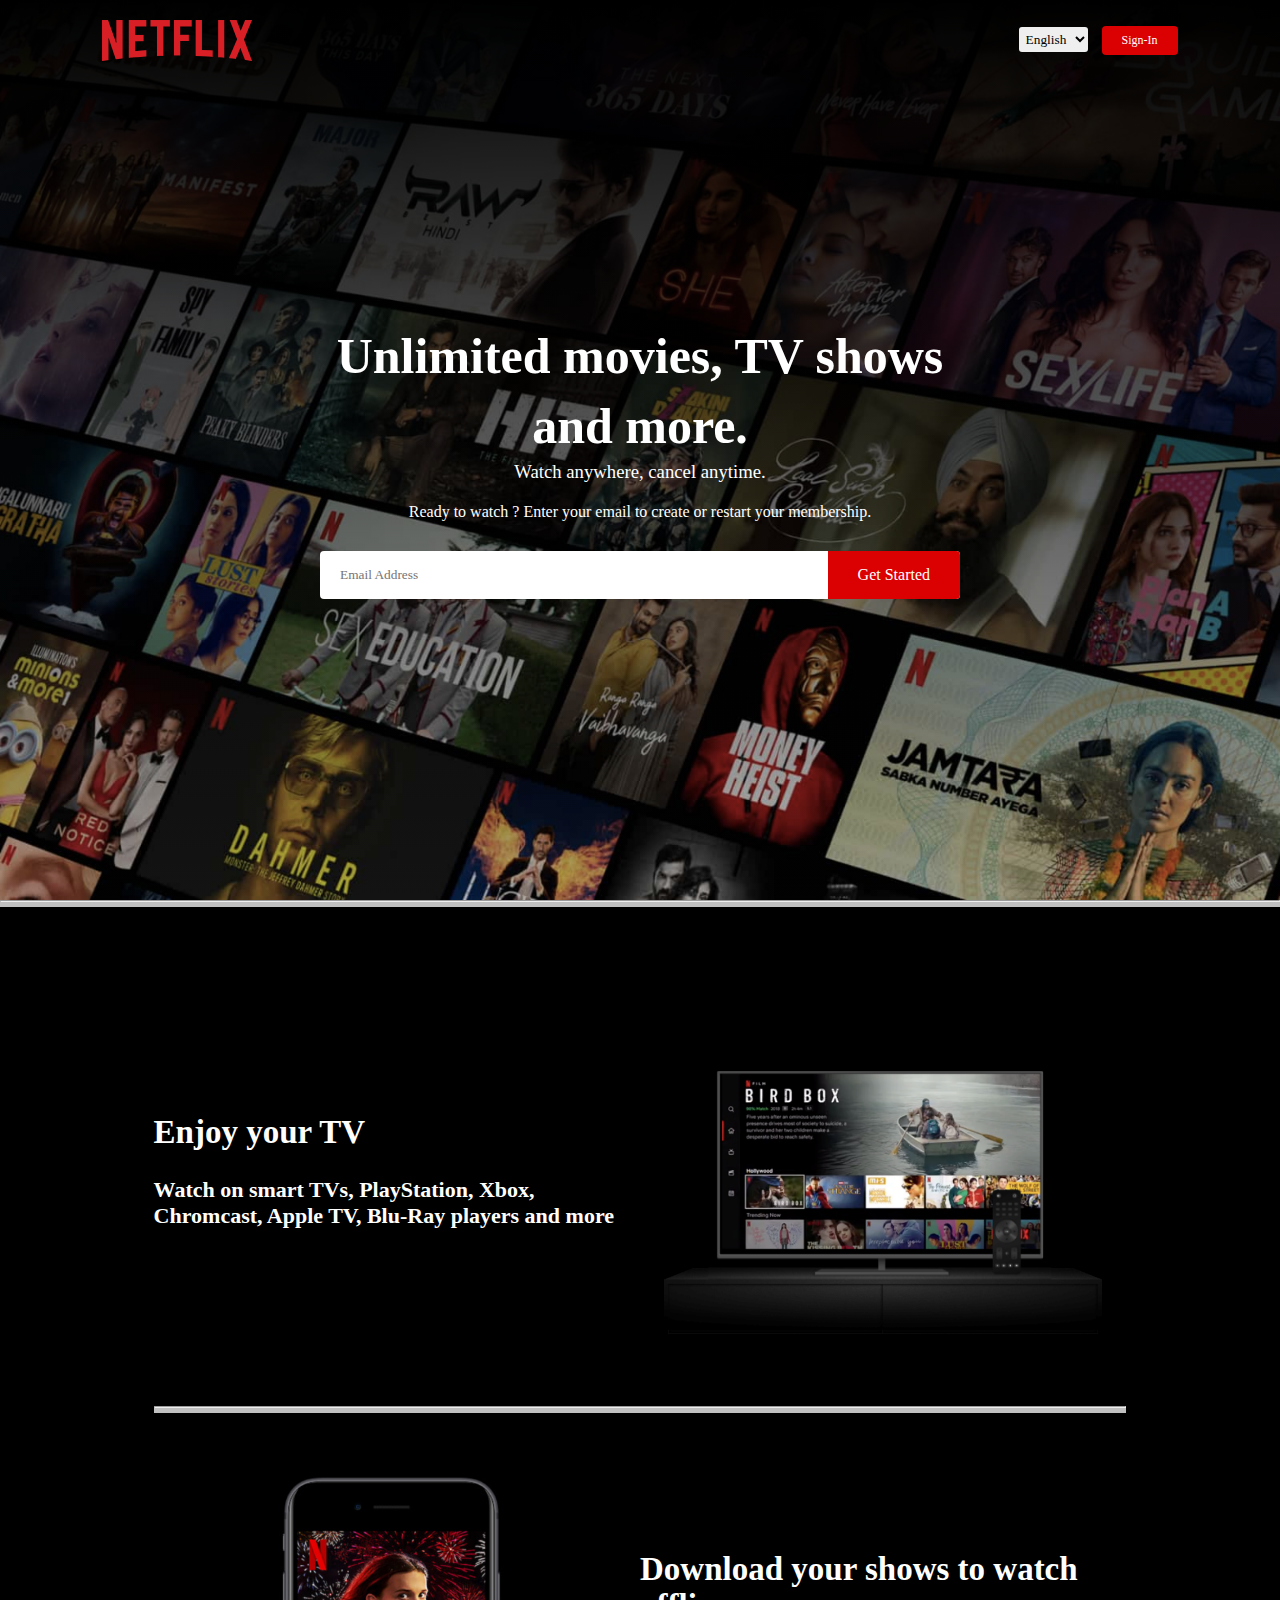
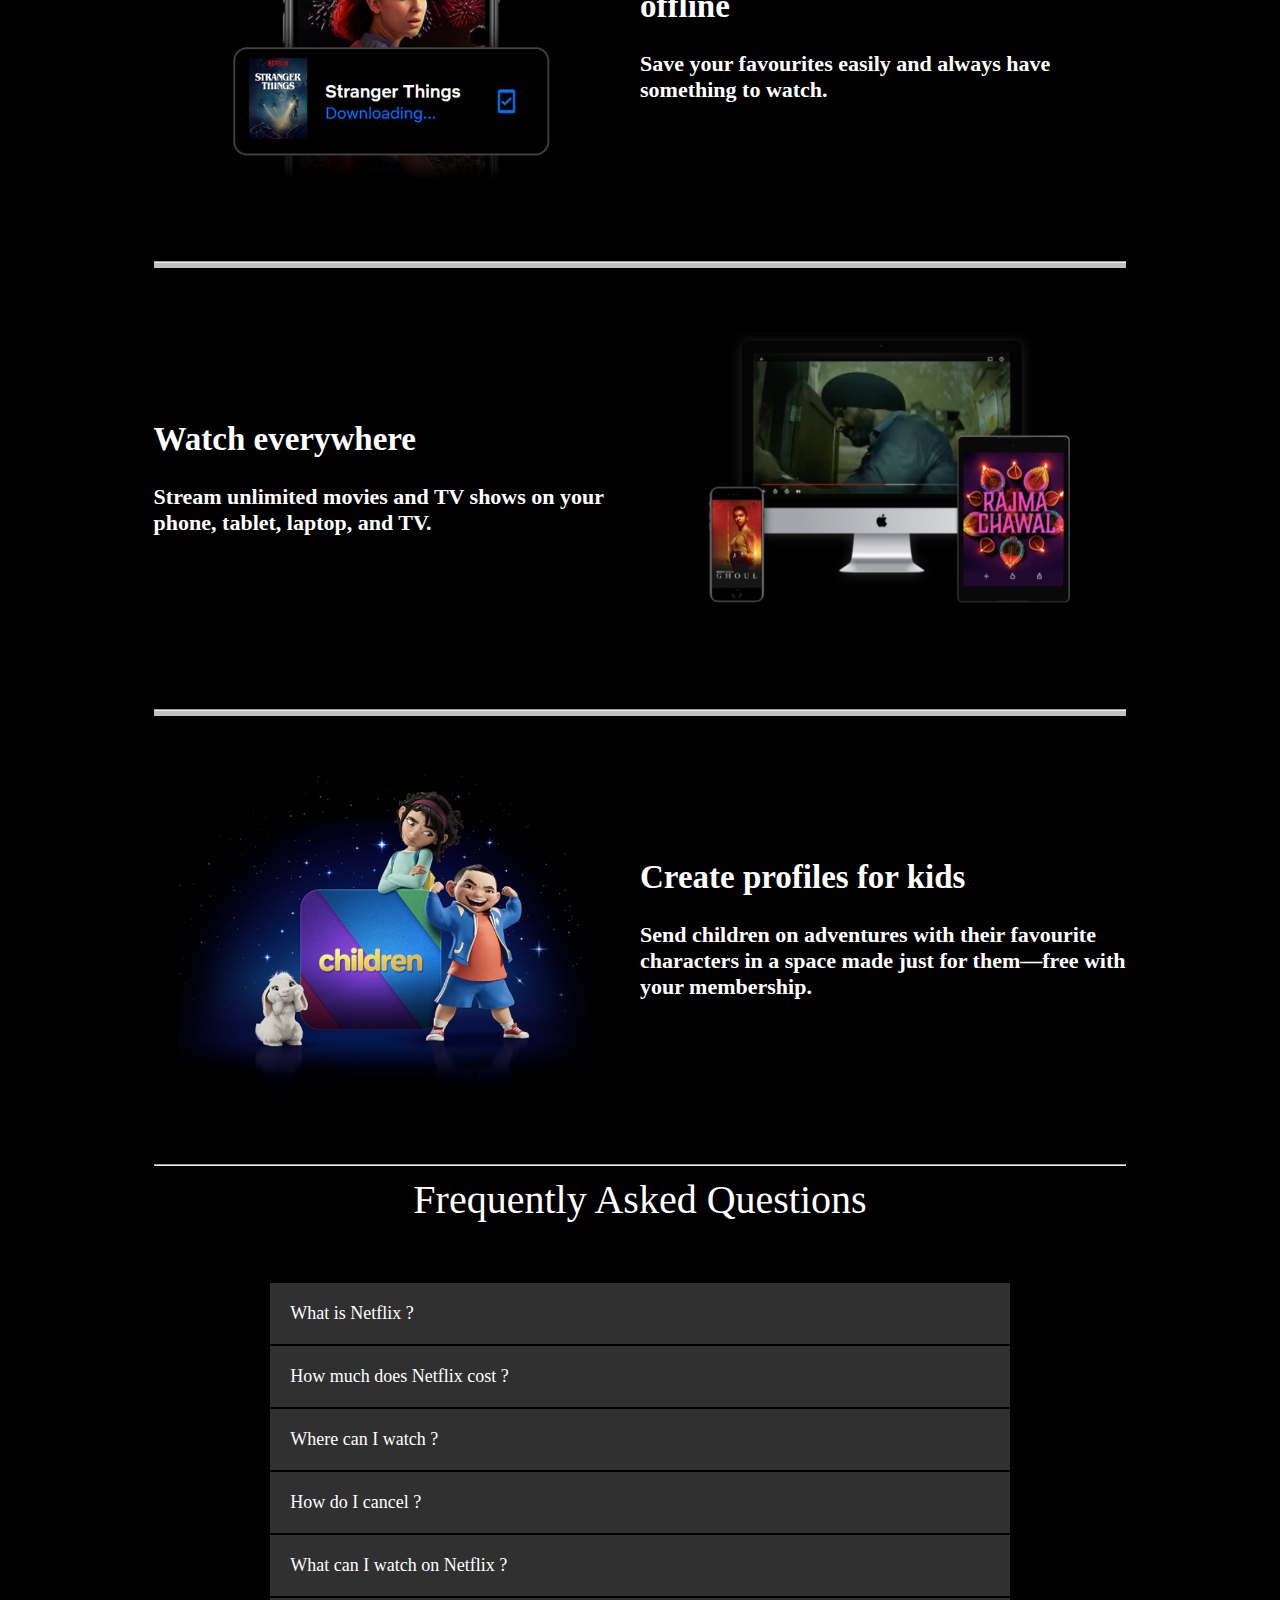
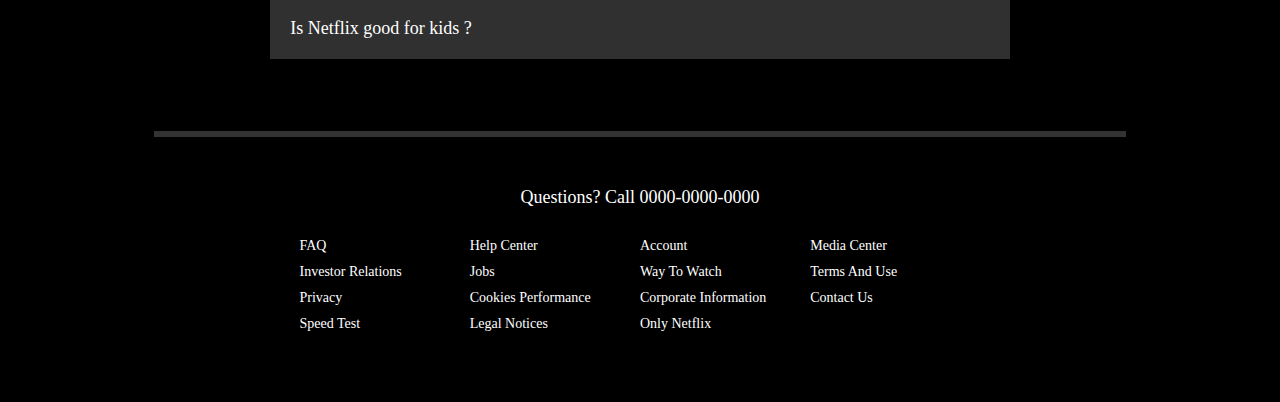
<file: index.html>
<!DOCTYPE html>
<html lang="en">
<head>
    <meta charset="UTF-8">
    <meta name="viewport" content="width=device-width, initial-scale=1.0">
    <title>Netflix India Watch TV Shows</title>
    <link rel="stylesheet" href="Netflix.css">
</head>
<body>
    <div class="header">
        <nav>
            <img src="logo.png" class="logo">
            <div>
                 <select class="language-button">
                    <option>English</option>
                     <option>Hindi</option>
                     <option>Marathi</option>
                     <option>French</option>
                     <option>Chinese</option>
                     <option>Japnese</option>
                 </select> 
                <button class="button1">Sign-In</button>
            </div>
        </nav>
         
        <div class="header-content">
            <h1>Unlimited movies, TV shows and more.</h1>
            <h3>Watch anywhere, cancel anytime.</h3>
            <p>Ready to watch ? Enter your email to create or restart your membership.</p>

            <form class="email-signup">
                <input type="email" placeholder="Email Address" required>
                <button type="submit">Get Started</button>
            </form>
        </div>
    </div> <hr>

    <!--Features of main body-->
     
    <div class="feature1">

        <div class="row1">
            <div class="text-col1">
                <h2><b>Enjoy your TV</b></h2> <br>
                <h4>Watch on smart TVs, PlayStation, Xbox, Chromcast, Apple TV, Blu-Ray players and more</h4>
            </div>
            <div class="img-col1">
                <img src="feature-1.png">
            </div>
        </div> <hr>

        <div class="row2">
            <div class="img-col2">
                <img src="feature-2.png">
            </div>
            <div class="text-col1">
                <h2><b>Download your shows to watch offline</b></h2> <br>
                <h4>Save your favourites easily and always have something to watch.</h4>
            </div>
        </div> <hr>

        <div class="row3">
            <div class="text-col1">
                <h2><b>Watch everywhere</b></h2> <br>
                <h4>Stream unlimited movies and TV shows on your phone, tablet, laptop, and TV.</h4>
            </div>
            <div class="img-col3">
                <img src="feature-3.png">
            </div>
        </div> <hr>

        <div class="row4">
            <div class="img-col4">
                <img src="feature-4.png">
            </div>
            <div class="text-col1">
                <h2><b>Create profiles for kids</b></h2> <br>
                <h4>Send children on adventures with their favourite characters in a space made just for them—free with your membership.</h4>
            </div>
        </div> <hr>

        <!--FAQ Section-->
        <div class="faq">
           <h2>Frequently Asked Questions</h2>
           <ul class="accordion">
              <li>
                 <input type="radio" name="accordion" id="second">
                 <label for="second">What is Netflix ? </label>
                 <div class="content">
                    <p>
                        Netflix is a streaming service that offers a wide variety of award-winning TV shows, movies, anime, documentaries and more on thousands of internet-connected devices.

                        You can watch as much as you want, whenever you want, without a single ad all for one low monthly price. There's always something new to discover, and new TV shows and movies are added every week!   
                    </p>
                 </div>
              </li>

              <li>
                 <input type="radio" name="accordion" id="third">
                 <label for="third">How much does Netflix cost ?</label>
                  <div class="content">
                    <p>
                        Watch Netflix on your smartphone, tablet, Smart TV, laptop, or streaming device, all for one fixed monthly fee. Plans range from ₹149 to ₹649 a month. No extra costs, no contracts.
                    </p>
                  </div>
              </li>


              <li>
                <input type="radio" name="accordion" id="fourth">
                <label for="fourth">Where can I watch ?</label>
                 <div class="content">
                   <p>
                    Watch anywhere, anytime. Sign in with your Netflix account to watch instantly on the web at netflix.com from your personal computer or on any internet-connected device that offers the Netflix app, including smart TVs, smartphones, tablets, streaming media players and game consoles.

                    You can also download your favourite shows with the iOS, Android, or Windows 10 app. Use downloads to watch while you're on the go and without an internet connection. Take Netflix with you anywhere.
                   </p>
                 </div>
             </li>  
             
             <li>
                <input type="radio" name="accordion" id="fifth">
                <label for="fifth">How do I cancel ?</label>
                 <div class="content">
                   <p>
                    Netflix is flexible. There are no annoying contracts and no commitments. You can easily cancel your account online in two clicks. There are no cancellation fees – start or stop your account anytime.
                   </p>
                 </div>
             </li>               

             <li>
                <input type="radio" name="accordion" id="sixth">
                <label for="sixth">What can I watch on Netflix ?</label>
                 <div class="content">
                   <p>
                    Netflix has an extensive library of feature films, documentaries, TV shows, anime, award-winning Netflix originals, and more. Watch as much as you want, anytime you want.
                   </p>
                 </div>
             </li>     
             
             <li>
                <input type="radio" name="accordion" id="seventh">
                <label for="seventh">Is Netflix good for kids ?</label>
                 <div class="content">
                   <p>
                    The Netflix Kids experience is included in your membership to give parents control while kids enjoy family-friendly TV shows and films in their own space.

                    Kids profiles come with PIN-protected parental controls that let you restrict the maturity rating of content kids can watch and block specific titles you don’t want kids to see.
                   </p>
                 </div>
             </li>                  
           </ul>
        </div>

        <!--Footer-->  
        <div class="footer">
            <h2>Questions? Call 0000-0000-0000</h2>
            <div class="row">
              <div class="col">
                <a href="#">FAQ</a>
                <a href="#">Investor Relations</a>
                <a href="#">Privacy</a>
                <a href="#">Speed Test</a>
              </div>
              <div class="col">
                <a href="#">Help Center</a>
                <a href="#">Jobs</a>
                <a href="#">Cookies Performance</a>
                <a href="#">Legal Notices</a>
              </div>
              <div class="col">
                <a href="#">Account</a>
                <a href="#">Way To Watch</a>
                <a href="#">Corporate Information</a>
                <a href="#">Only Netflix</a>
              </div>
              <div class="col">
                <a href="#">Media Center</a>
                <a href="#">Terms And Use</a>
                <a href="#">Contact Us</a>
              </div>
            </div>
          </div>
    </div>
</body>
</html>
</file>
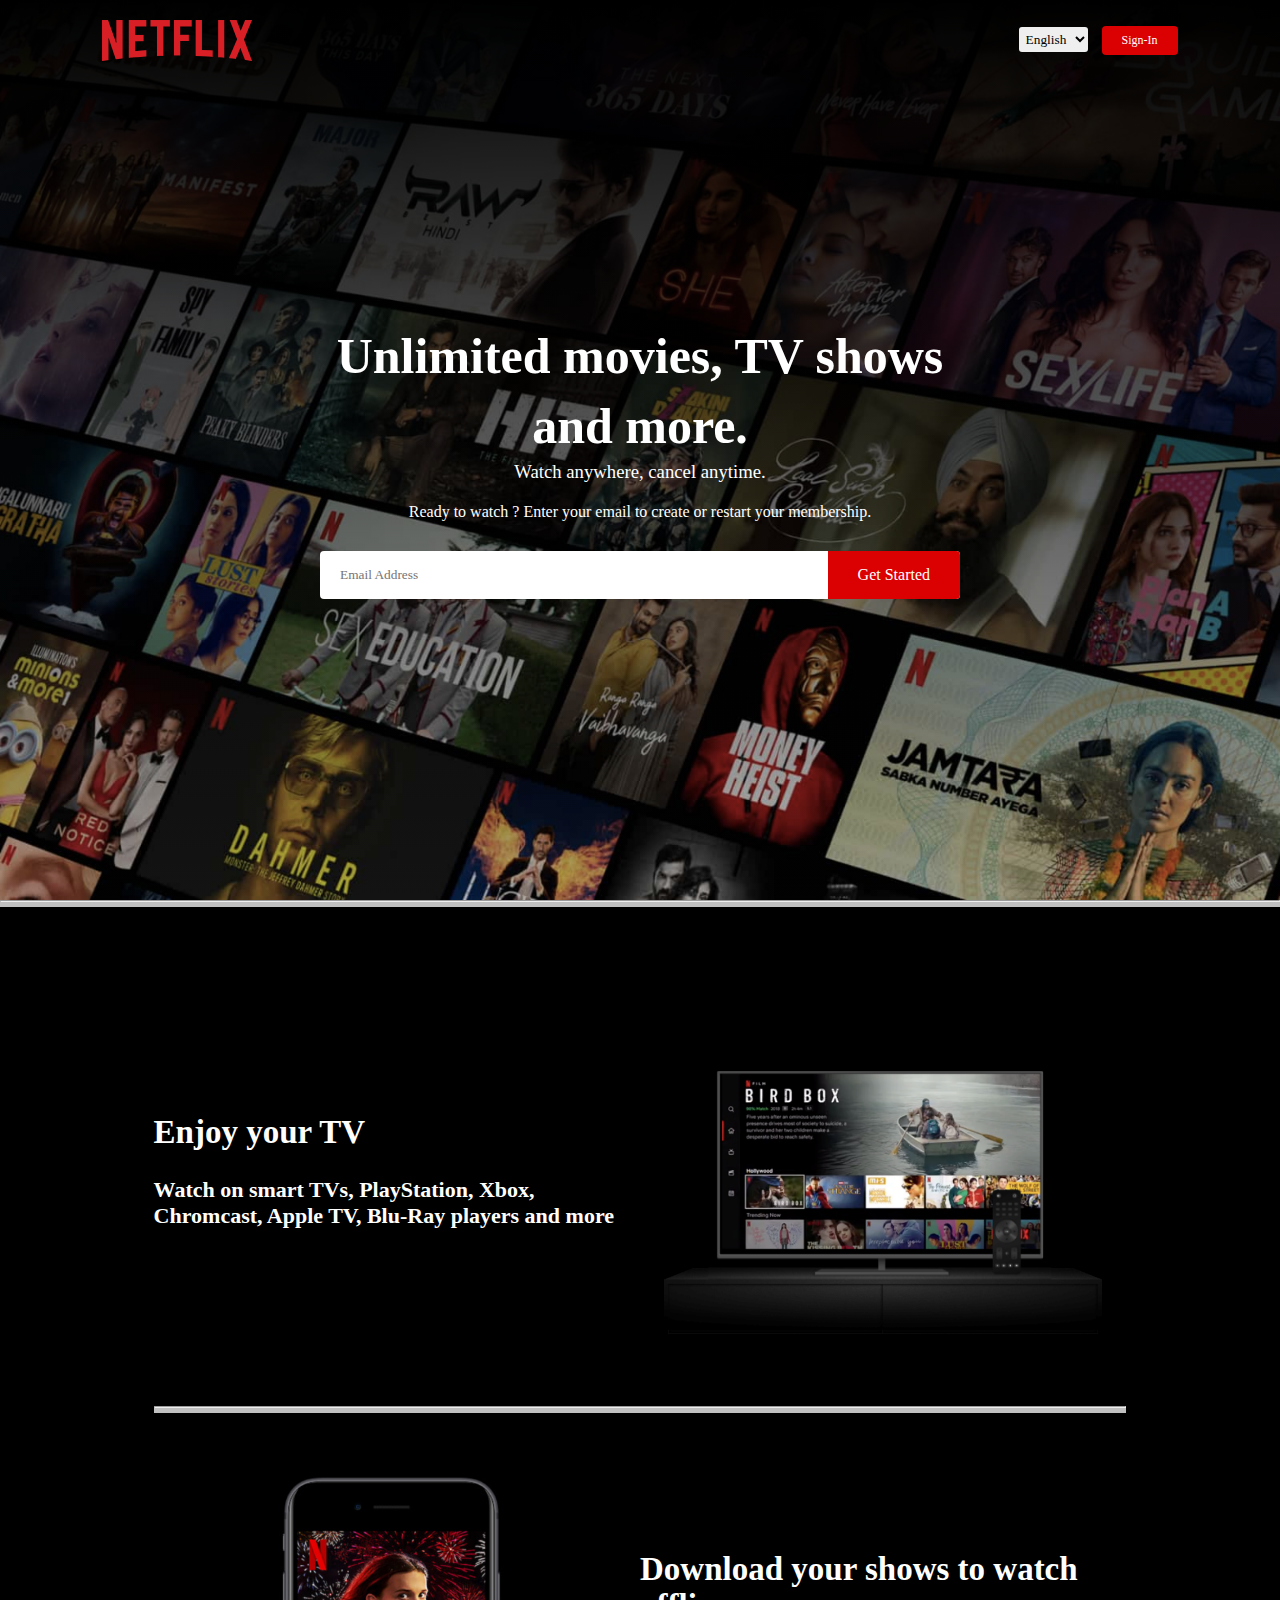
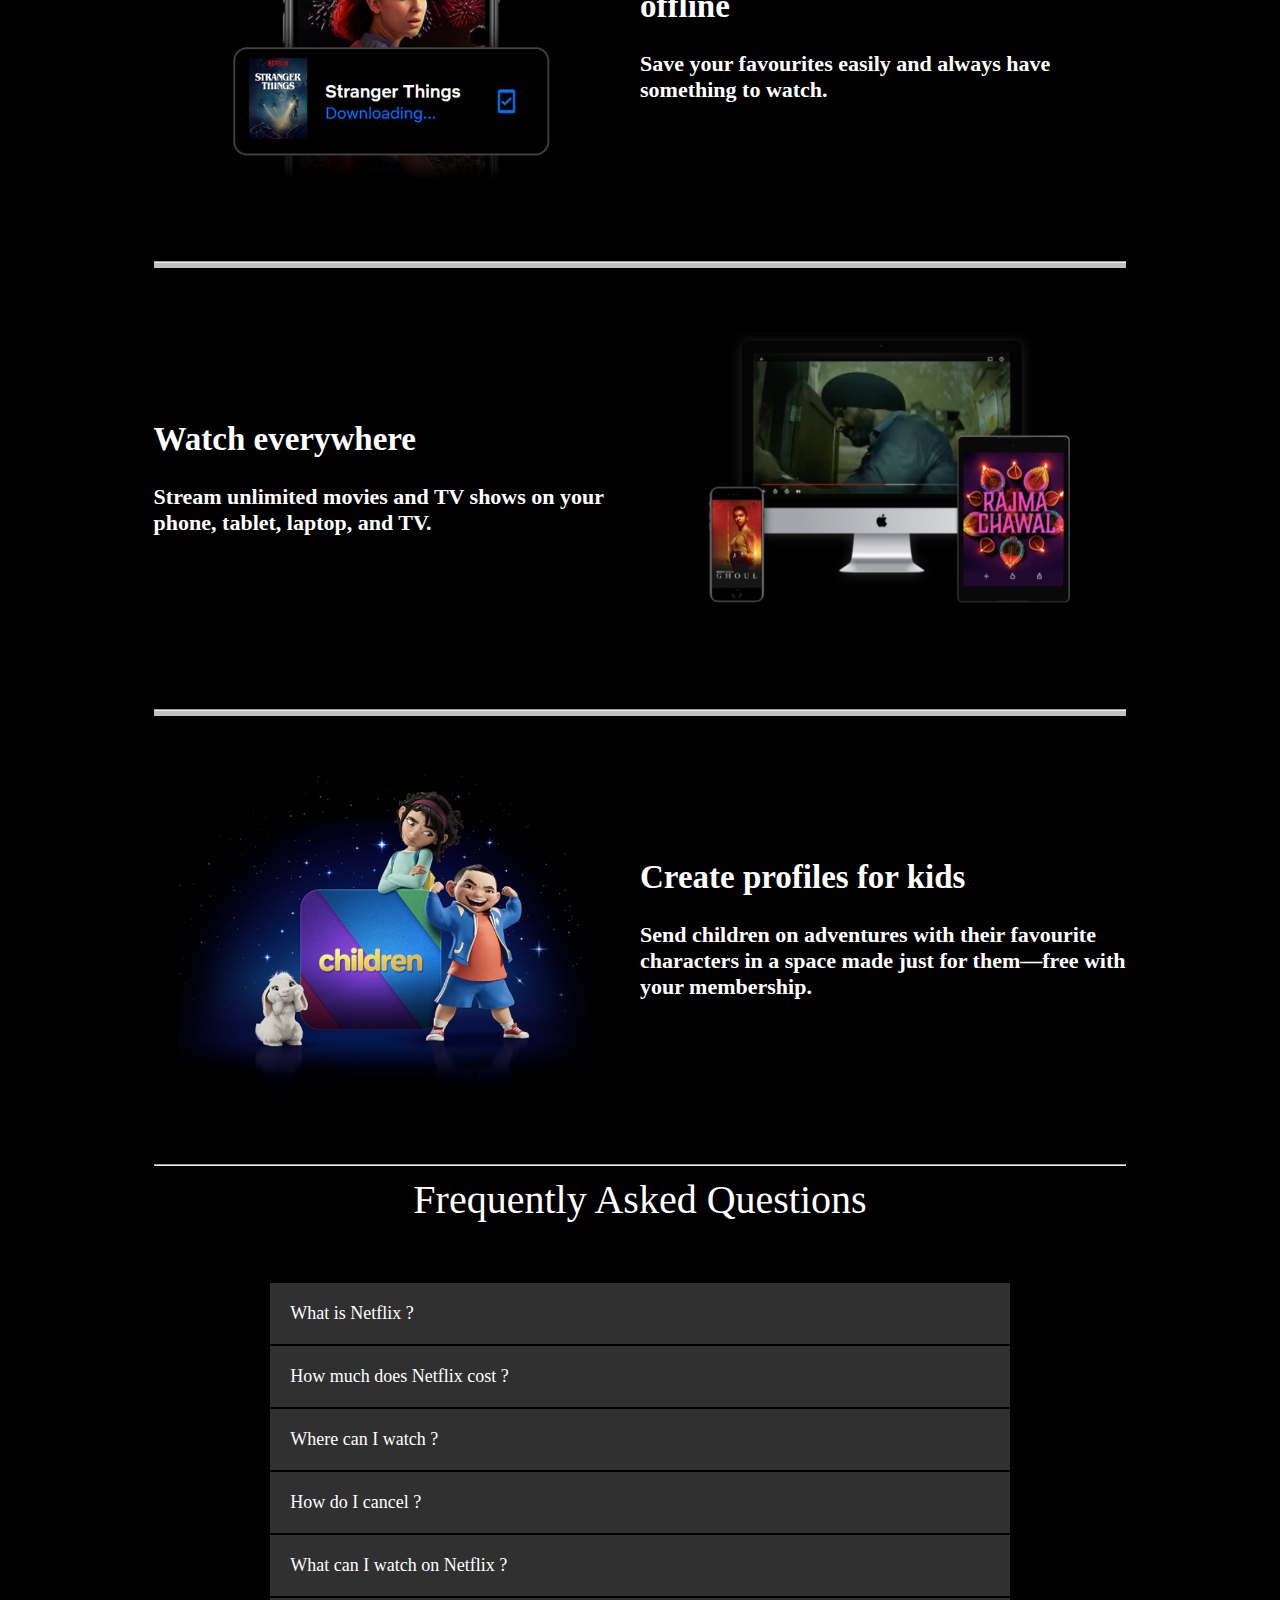
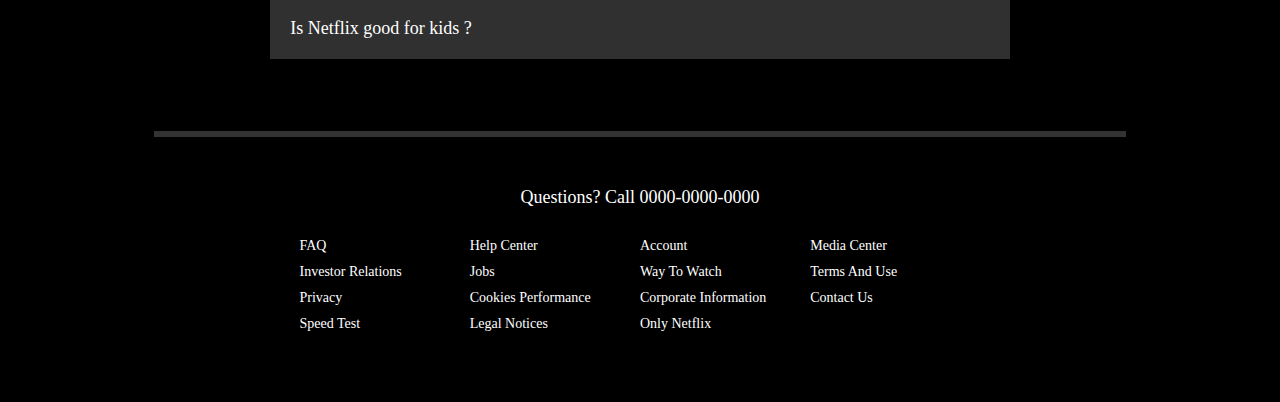
<file: Netflix.html>
<!DOCTYPE html>
<html lang="en">
<head>
    <meta charset="UTF-8">
    <meta name="viewport" content="width=device-width, initial-scale=1.0">
    <title>Netflix India Watch TV Shows</title>
    <link rel="stylesheet" href="Netflix.css">
</head>
<body>
    <div class="header">
        <nav>
            <img src="logo.png" class="logo">
            <div>
                 <select class="language-button">
                    <option>English</option>
                     <option>Hindi</option>
                     <option>Marathi</option>
                     <option>French</option>
                     <option>Chinese</option>
                     <option>Japnese</option>
                 </select> 
                <button class="button1">Sign-In</button>
            </div>
        </nav>
         
        <div class="header-content">
            <h1>Unlimited movies, TV shows and more.</h1>
            <h3>Watch anywhere, cancel anytime.</h3>
            <p>Ready to watch ? Enter your email to create or restart your membership.</p>

            <form class="email-signup">
                <input type="email" placeholder="Email Address" required>
                <button type="submit">Get Started</button>
            </form>
        </div>
    </div> <hr>

    <!--Features of main body-->
     
    <div class="feature1">

        <div class="row1">
            <div class="text-col1">
                <h2><b>Enjoy your TV</b></h2> <br>
                <h4>Watch on smart TVs, PlayStation, Xbox, Chromcast, Apple TV, Blu-Ray players and more</h4>
            </div>
            <div class="img-col1">
                <img src="feature-1.png">
            </div>
        </div> <hr>

        <div class="row2">
            <div class="img-col2">
                <img src="feature-2.png">
            </div>
            <div class="text-col1">
                <h2><b>Download your shows to watch offline</b></h2> <br>
                <h4>Save your favourites easily and always have something to watch.</h4>
            </div>
        </div> <hr>

        <div class="row3">
            <div class="text-col1">
                <h2><b>Watch everywhere</b></h2> <br>
                <h4>Stream unlimited movies and TV shows on your phone, tablet, laptop, and TV.</h4>
            </div>
            <div class="img-col3">
                <img src="feature-3.png">
            </div>
        </div> <hr>

        <div class="row4">
            <div class="img-col4">
                <img src="feature-4.png">
            </div>
            <div class="text-col1">
                <h2><b>Create profiles for kids</b></h2> <br>
                <h4>Send children on adventures with their favourite characters in a space made just for them—free with your membership.</h4>
            </div>
        </div> <hr>

        <!--FAQ Section-->
        <div class="faq">
           <h2>Frequently Asked Questions</h2>
           <ul class="accordion">
              <li>
                 <input type="radio" name="accordion" id="second">
                 <label for="second">What is Netflix ? </label>
                 <div class="content">
                    <p>
                        Netflix is a streaming service that offers a wide variety of award-winning TV shows, movies, anime, documentaries and more on thousands of internet-connected devices.

                        You can watch as much as you want, whenever you want, without a single ad all for one low monthly price. There's always something new to discover, and new TV shows and movies are added every week!   
                    </p>
                 </div>
              </li>

              <li>
                 <input type="radio" name="accordion" id="third">
                 <label for="third">How much does Netflix cost ?</label>
                  <div class="content">
                    <p>
                        Watch Netflix on your smartphone, tablet, Smart TV, laptop, or streaming device, all for one fixed monthly fee. Plans range from ₹149 to ₹649 a month. No extra costs, no contracts.
                    </p>
                  </div>
              </li>


              <li>
                <input type="radio" name="accordion" id="fourth">
                <label for="fourth">Where can I watch ?</label>
                 <div class="content">
                   <p>
                    Watch anywhere, anytime. Sign in with your Netflix account to watch instantly on the web at netflix.com from your personal computer or on any internet-connected device that offers the Netflix app, including smart TVs, smartphones, tablets, streaming media players and game consoles.

                    You can also download your favourite shows with the iOS, Android, or Windows 10 app. Use downloads to watch while you're on the go and without an internet connection. Take Netflix with you anywhere.
                   </p>
                 </div>
             </li>  
             
             <li>
                <input type="radio" name="accordion" id="fifth">
                <label for="fifth">How do I cancel ?</label>
                 <div class="content">
                   <p>
                    Netflix is flexible. There are no annoying contracts and no commitments. You can easily cancel your account online in two clicks. There are no cancellation fees – start or stop your account anytime.
                   </p>
                 </div>
             </li>               

             <li>
                <input type="radio" name="accordion" id="sixth">
                <label for="sixth">What can I watch on Netflix ?</label>
                 <div class="content">
                   <p>
                    Netflix has an extensive library of feature films, documentaries, TV shows, anime, award-winning Netflix originals, and more. Watch as much as you want, anytime you want.
                   </p>
                 </div>
             </li>     
             
             <li>
                <input type="radio" name="accordion" id="seventh">
                <label for="seventh">Is Netflix good for kids ?</label>
                 <div class="content">
                   <p>
                    The Netflix Kids experience is included in your membership to give parents control while kids enjoy family-friendly TV shows and films in their own space.

                    Kids profiles come with PIN-protected parental controls that let you restrict the maturity rating of content kids can watch and block specific titles you don’t want kids to see.
                   </p>
                 </div>
             </li>                  
           </ul>
        </div>

        <!--Footer-->  
        <div class="footer">
            <h2>Questions? Call 0000-0000-0000</h2>
            <div class="row">
              <div class="col">
                <a href="#">FAQ</a>
                <a href="#">Investor Relations</a>
                <a href="#">Privacy</a>
                <a href="#">Speed Test</a>
              </div>
              <div class="col">
                <a href="#">Help Center</a>
                <a href="#">Jobs</a>
                <a href="#">Cookies Performance</a>
                <a href="#">Legal Notices</a>
              </div>
              <div class="col">
                <a href="#">Account</a>
                <a href="#">Way To Watch</a>
                <a href="#">Corporate Information</a>
                <a href="#">Only Netflix</a>
              </div>
              <div class="col">
                <a href="#">Media Center</a>
                <a href="#">Terms And Use</a>
                <a href="#">Contact Us</a>
              </div>
            </div>
          </div>
    </div>
</body>
</html>
</file>
<file: Netflix.css>
*{
    margin: 0;
    padding: 0;
    font-family: "Poppins", "sans-serif";
    box-sizing: border-box;
}

body{
    background-color: black;
    color: white;
}

.header{
    width: 100%;
    height: 100vh;
    background-image: linear-gradient(rgb(0 0 0), rgb(7 7 7 / 8%)), url(header-image.png);
    background-position: center;
    background-size: cover;
    padding: 10px 8%;
    position: relative;
}

nav{
    display: flex;
    align-items: center;
    justify-content: space-between;
    padding: 10px 0;
}

.logo{
    width: 150px;
    cursor: pointer;
}

.button1{
    border: 0;
    outline: 0;
    background: #db0001;
    color: white;
    padding: 7px 20px;
    font-size: 12px;
    border-radius: 4px;
    margin-left: 10px;
    cursor: pointer;
}

.language-button{
    border: 0;
    height: 25px;
    padding: 3px;
    border-radius: 3px;
}

.header-content{
    position: absolute;
    top: 40%;
    left: 50%;
    transform: translate(-50%, -50%);
    text-align: center;
    margin-top: 100px;
}

  .header-content h1 {
    font-size: 50px;
    line-height: 70px;
    font-weight: 600;
    max-width: 650px;
  }
  .header-content h3 {
    font-weight: 400;
    margin-bottom: 20px;
  }

  .email-signup{
    background-color: #fff;
    border-radius: 4px;
    display: flex;
    align-items: center;
    margin-top: 30px;
    overflow: hidden;

  }

  .email-signup input{
    flex: 1;
    border: 0;
    outline: 0;
    margin-left: 20px;
  }

  .email-signup button{
    background: #db0001;
    border: 0;
    outline: 0;
    color: white;
    font-size: 16px;
    cursor: pointer;
    padding: 15px 30px;
  }

  /*feature*/
  .feature1{
    padding: 50px 12%;
    font-size: 22px;
  }

  .row1, .row2, .row3, .row4{
    display: flex;
    width: 100%;
    align-items: center;
    flex-wrap: wrap;
    padding: 50px 0;
  }

  .text-col1, .text-col2, .text-col3, .text-col4 {
    flex-basis: 50%;
    margin-bottom: 20px;
  }

  .img-col1, .img-col2, .img-col3, .img-col4{
    flex-basis: 50%;
    margin-bottom: 20px;
  }

  .img-col1 img, .img-col2 img, .img-col3 img, .img-col4 img{
    display: block;
    width: 90%;
    margin: auto;
  }

  .faq{
    padding: 10px 12%;
    text-align: center;
    font-size: 18px;
  }

  .faq h2 {
    font-weight: 500;
    font-size: 40px;
  }

  .accordion{
    margin: 60px auto;
    width: 100%;
    max-width: 750px;
  }

  .accordion li{
    list-style: none;
    width: 100%;
  }

  .accordion li label{
    display: flex;
    align-items: center;
    padding: 20px;
    font-size: 18px;
    background: #303030;
    margin-bottom: 2px;
    cursor: pointer;
    position: relative;
  }

  input[type="radio"] {
    display: none;
  }

  .accordion .content{
    background: #303030;
    text-align: left;
    padding: 0 20px;
    max-height: 0;
    overflow: hidden;
    transition: max-height 0.5s, padding 0.5s;
  }

  .accordion input[type="radio"]:checked + label + .content{
    max-height : 600px;
    padding: 30px 20px
  }

  .feature1{
    border-top: 5px solid silver;
  }

  .row2, .row3, .row4{
    border-top: 5px solid silver;
  }

  .footer {
    padding: 50px 15% 10px;
    border-top: 6px solid #333;
    color: white;
  }
  
  .footer h2 {
    font-size: 18px;
    font-weight: 400;
    margin-bottom: 30px;
    text-align: center;
  }
  
  .footer .row {
    display: flex; /* Make row a flex container */
    flex-wrap: wrap; /* Allow items to wrap to the next line */
  }
  
  .footer .col {
    flex-basis: 25%; /* Adjusted to 25% for four columns */
  }
  
  .footer .col a {
    display: block; /* Ensure each link occupies a full line */
    text-decoration: none;
    color: white;
    font-size: 14px;
    margin-bottom: 10px;
  }

  @media only screen and (max-width: 600px){
    .logo{
      width: 100px;
    }

    .img-col1, .img-col2, .img-col3, .img-col4{
      flex-basis: 100%;
      margin-bottom: 70px;
    }

    .text-col1, .text-col2, .text-col3, .text-col4 {
     text-align: center;
      flex-basis: 100%;
      margin-bottom: 20px;
      font-size:25px;     
    }

    

  .email-signup button{
    font-size: 16px;
    cursor: pointer;
    padding: 4px 20px;
  }

  .accordion li label{
    width: 270px;
    display: flex;
    align-items: center;
    padding: 15px;
    font-size: 18px;
    background: #303030;
    margin-bottom: 2px;
    margin-left: -30px;
    cursor: pointer;
    position: relative;
  }  
}
</file>
